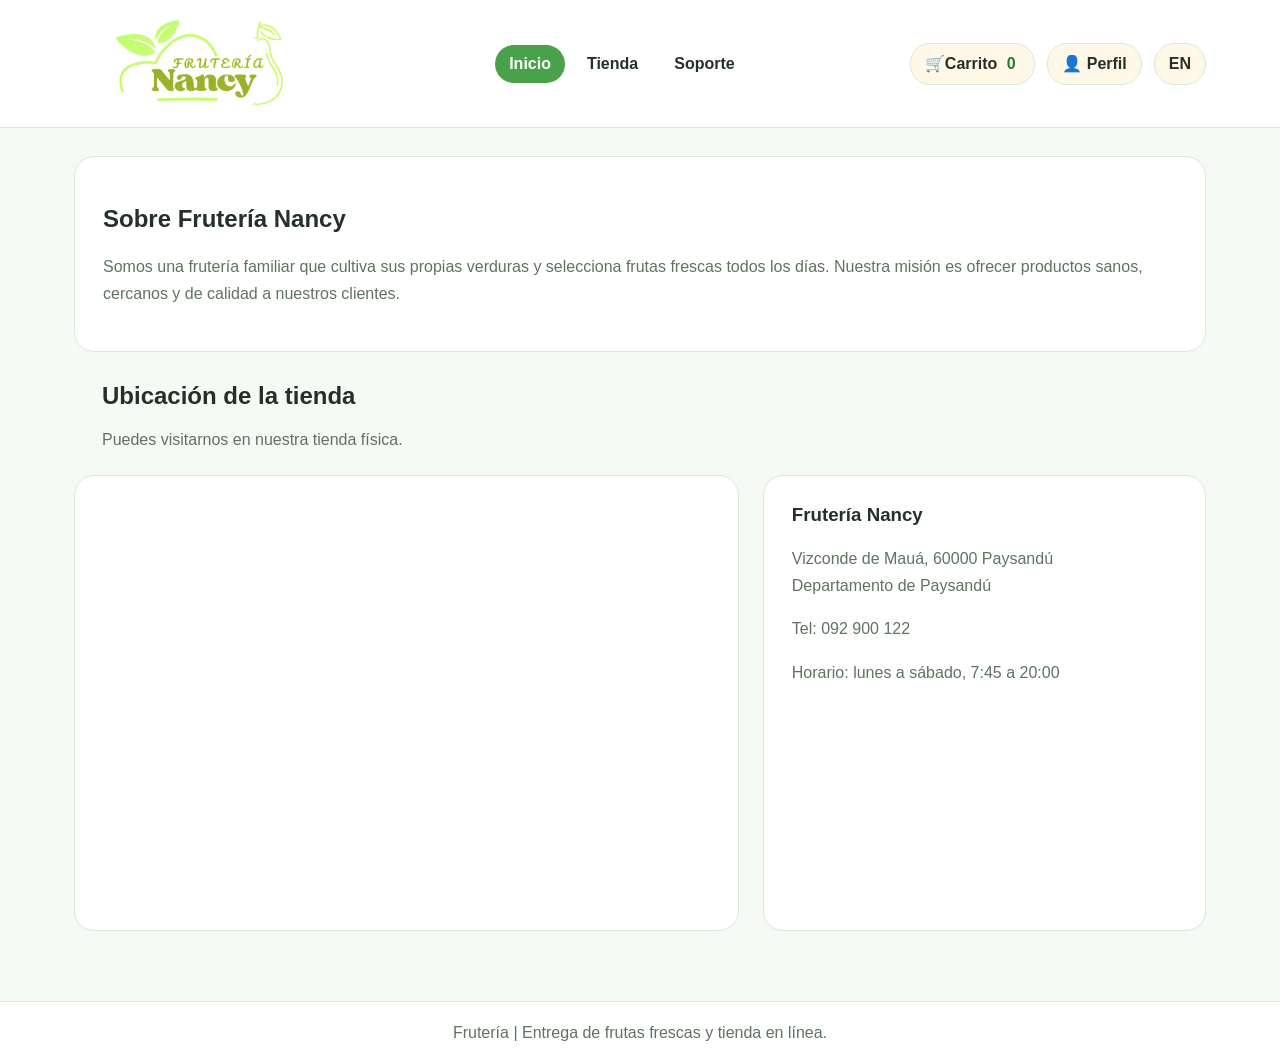
<file: html/index.html>
<!DOCTYPE html>
<html lang="es">
<head>
    <meta charset="UTF-8">
    <meta name="viewport" content="width=device-width, initial-scale=1.0">
    <title data-i18n-title="tituloInicio">Frutería Nancy | Inicio</title>
    <link rel="stylesheet" href="../css/main.css">
    <link rel="stylesheet" href="../css/media.css">
</head>
<body>
    <header class="encabezado-sitio">
        <div class="contenido-encabezado">
            <div class="logo-sitio">
                <img class="imagen-logo-sitio" src="../img/jpeg/logo.jpeg">
            </div>
            <nav class="navegacion-principal">
                <a class="enlace-navegacion enlace-navegacion-activo" href="index.html" data-i18n="navInicio">Inicio</a>
                <a class="enlace-navegacion" href="store.html" data-i18n="navTienda">Tienda</a>
                <a class="enlace-navegacion" href="support.html" data-i18n="navSoporte">Soporte</a>
            </nav>
            <div class="acciones-encabezado">
                <a class="boton-carrito" href="cart.html">🛒 <span data-i18n="etiquetaCarrito">Carrito</span><span id="contador-carrito" class="contador-carrito">0</span></a>
                <div class="menu-perfil">
                    <button id="boton-menu-perfil" class="boton-menu-perfil" type="button">👤 <span data-i18n="perfil">Perfil</span></button>
                    <div id="lista-menu-perfil" class="lista-menu-perfil"></div>
                </div>
                <button id="boton-idioma" class="boton-idioma" type="button" onclick="cambiarIdioma()">EN</button>
            </div>
        </div>
    </header>

    <main class="contenido-pagina">
        <section class="seccion-contenido">
            <div class="tarjeta-contenido">
                <h1 data-i18n="inicioAcercaTitulo">Sobre Frutería Nancy</h1>
                <p data-i18n="inicioAcercaTexto">Somos una frutería familiar que cultiva sus propias verduras y selecciona frutas frescas todos los días. Nuestra misión es ofrecer productos sanos, cercanos y de calidad a nuestros clientes.</p>
            </div>
        </section>

        <section class="seccion-contenido">
            <div class="encabezado-seccion">
                <h2 data-i18n="ubicacionTitulo">Ubicación de la tienda</h2>
                <p data-i18n="ubicacionIntro">Puedes visitarnos en nuestra tienda física.</p>
            </div>
            <div class="diseno-mapa">
                <div class="contenedor-mapa">
                    <iframe src="https://www.google.com/maps/embed?pb=!1m18!1m12!1m3!1d2841.111105370098!2d-58.078432124966206!3d-32.299837739513144!2m3!1f0!2f0!3f0!3m2!1i1024!2i768!4f13.1!3m3!1m2!1s0x95afcbe9f8f84dab%3A0x76d2877ee62e5147!2sFruteria%20Nancy.%20Verduras%20De%20Producci%C3%B3n%20Propia!5e1!3m2!1ses-419!2suy!4v1784809514677!5m2!1ses-419!2suy"></iframe>
                </div>
                <div class="tarjeta-contenido">
                    <h3 data-i18n="nombreFruteria">Frutería Nancy</h3>
                    <p>Vizconde de Mauá, 60000 Paysandú<br><span data-i18n="departamento">Departamento de Paysandú</span></p>
                    <p data-i18n="telefono">Tel: 092 900 122</p>
                    <p data-i18n="horario">Horario: lunes a sábado, 7:45 a 20:00</p>
                </div>
            </div>
        </section>
    </main>

    <footer class="pie-sitio">
        <p data-i18n="textoPie">Frutería | Entrega de frutas frescas y tienda en línea.</p>
    </footer>
    <script src="../js/translations.js"></script>
    <script src="../js/tienda.js"></script>
</body>
</html>
</file>
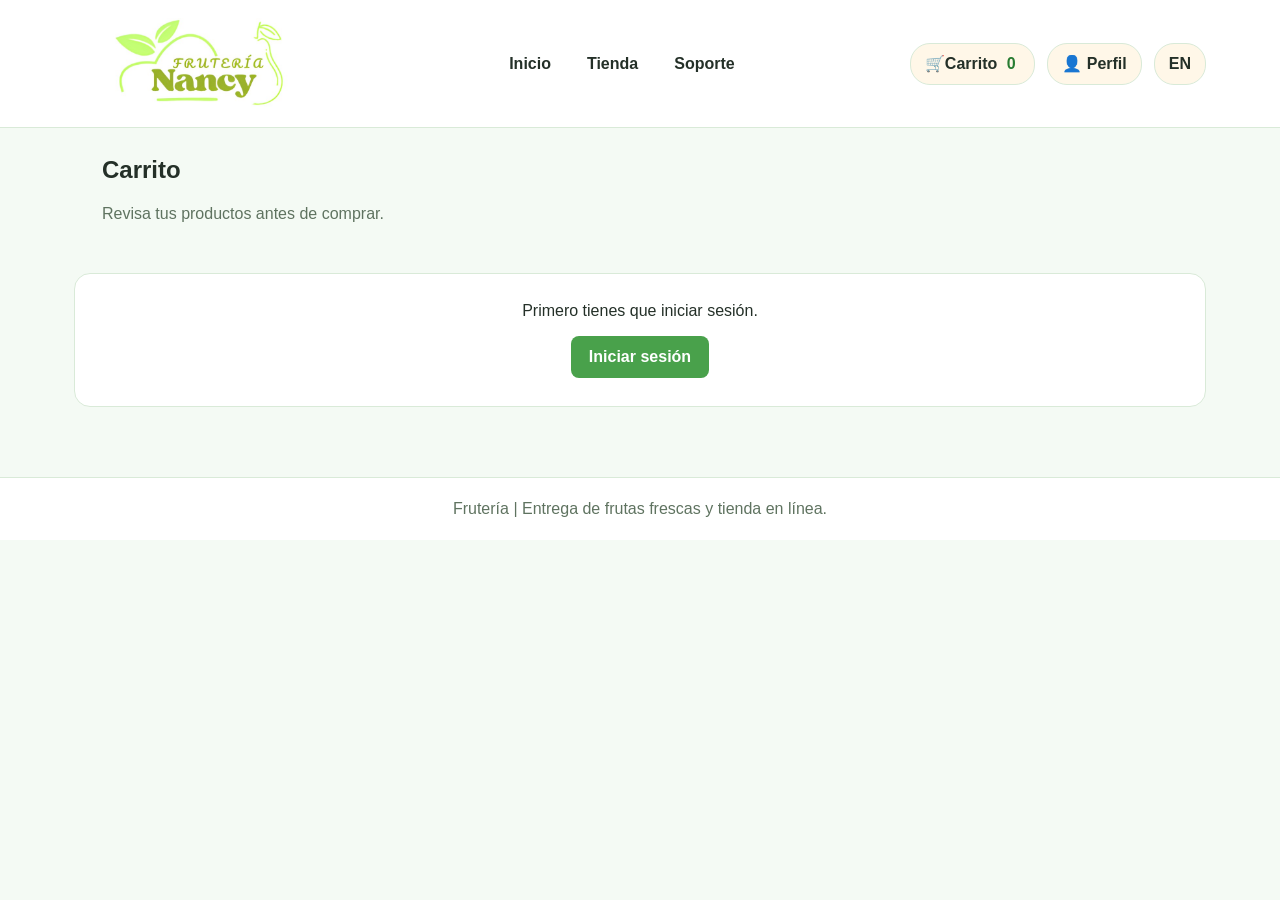
<file: html/cart.html>
<!DOCTYPE html>
<html lang="es">
<head>
    <meta charset="UTF-8">
    <meta name="viewport" content="width=device-width, initial-scale=1.0">
    <title data-i18n-title="tituloCarrito">Frutería Nancy | Carrito</title>
    <link rel="stylesheet" href="../css/main.css">
    <link rel="stylesheet" href="../css/cart.css">
    <link rel="stylesheet" href="../css/media.css">
</head>
<body>
    <header class="encabezado-sitio">
        <div class="contenido-encabezado">
            <div class="logo-sitio">
                <img class="imagen-logo-sitio" src="../img/jpeg/logo.jpeg">
            </div>
            <nav class="navegacion-principal">
                <a class="enlace-navegacion" href="index.html" data-i18n="navInicio">Inicio</a>
                <a class="enlace-navegacion" href="store.html" data-i18n="navTienda">Tienda</a>
                <a class="enlace-navegacion" href="support.html" data-i18n="navSoporte">Soporte</a>
            </nav>
            <div class="acciones-encabezado">
                <a class="boton-carrito" href="cart.html">🛒 <span data-i18n="etiquetaCarrito">Carrito</span><span id="contador-carrito" class="contador-carrito">0</span></a>
                <div class="menu-perfil">
                    <button id="boton-menu-perfil" class="boton-menu-perfil" type="button">👤 <span data-i18n="perfil">Perfil</span></button>
                    <div id="lista-menu-perfil" class="lista-menu-perfil"></div>
                </div>
                <button id="boton-idioma" class="boton-idioma" type="button" onclick="cambiarIdioma()">EN</button>
            </div>
        </div>
    </header>

    <main class="contenido-pagina">
        <section class="seccion-contenido">
            <div class="encabezado-seccion">
                <h1 data-i18n="carritoEncabezado">Carrito</h1>
                <p data-i18n="carritoIntro">Revisa tus productos antes de comprar.</p>
            </div>
            <p id="mensaje-carrito" class="aviso-carrito"></p>
            <div id="lista-carrito" class="lista-carrito"></div>
            <div id="resumen-carrito" class="resumen-carrito">
                <p><span data-i18n="total">Total:</span> $<span id="total-carrito">0</span></p>
                <button id="boton-comprar" class="boton-principal" type="button" data-i18n="comprarTodo">Comprar todo</button>
            </div>
        </section>
    </main>

    <footer class="pie-sitio">
        <p data-i18n="textoPie">Frutería | Entrega de frutas frescas y tienda en línea.</p>
    </footer>
    <script src="../js/translations.js"></script>
    <script src="../js/tienda.js"></script>
</body>
</html>
</file>
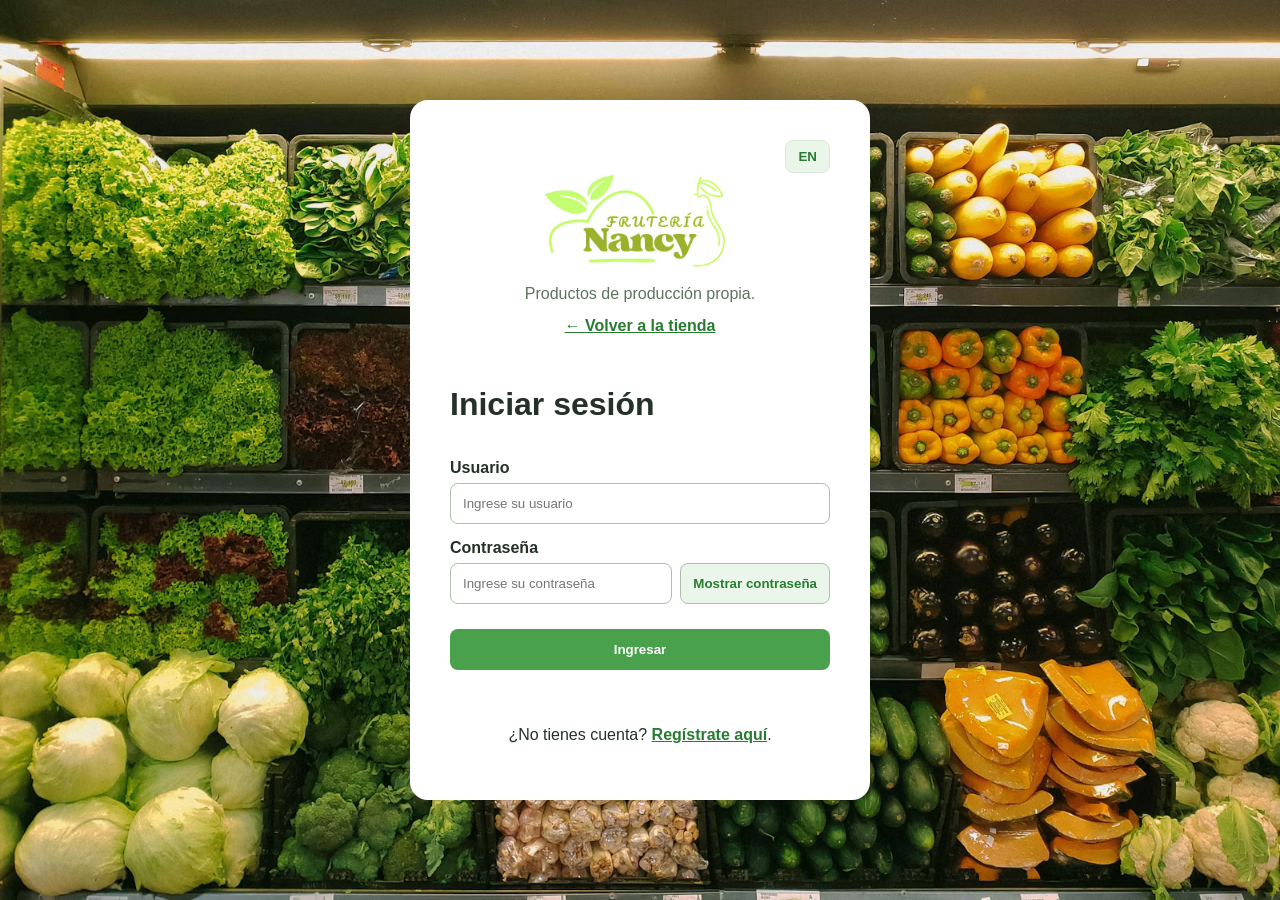
<file: html/login.html>
<!DOCTYPE html>
<html lang="es">
<head>
    <meta charset="UTF-8">
    <meta name="viewport" content="width=device-width, initial-scale=1.0">
    <title data-i18n-title="tituloInicioSesion">Frutería Nancy | Iniciar sesión</title>
    <link rel="stylesheet" href="../css/login.css">
    <link rel="stylesheet" href="../css/media.css">
</head>
<body>
    <main class="pagina-autenticacion">
        <form class="tarjeta-autenticacion formulario-autenticacion" action="../php/login.php" method="post">
            <div class="acciones-superiores"><button id="boton-idioma" class="boton-idioma" type="button" onclick="cambiarIdioma()">EN</button></div>
            <div class="marca-autenticacion"><img class="logo-autenticacion" src="../img/jpeg/logo.jpeg"><p data-i18n="textoMarca">Productos de producción propia.</p><a class="enlace-regreso" href="index.html" data-i18n="volverInicio">← Volver a la tienda</a></div>
            <h1 data-i18n="encabezadoInicioSesion">Iniciar sesión</h1>
            <label for="usuario" data-i18n="etiquetaUsuario">Usuario</label>
            <input id="usuario" type="text" name="usuario" placeholder="Ingrese su usuario" data-i18n-placeholder="ayudaUsuarioInicioSesion">
            <label for="contrasena" data-i18n="etiquetaContrasena">Contraseña</label>
            <div class="campo-contrasena">
                <input id="contrasena" type="password" name="contrasena" placeholder="Ingrese su contraseña" data-i18n-placeholder="ayudaContrasenaInicioSesion">
                <button id="boton-mostrar-contrasena" class="boton-mostrar-contrasena" type="button" data-i18n="mostrarContrasena">Mostrar contraseña</button>
            </div>
            <button type="submit" class="boton-principal" data-i18n="botonIngresar">Ingresar</button>
            <div id="mensaje-formulario" class="mensaje-formulario"></div>
            <p class="cambio-cuenta"><span data-i18n="sinCuenta">¿No tienes cuenta?</span> <a href="register.html" data-i18n="enlaceRegistro">Regístrate aquí</a>.</p>
        </form>
    </main>
    <script src="../js/translations.js"></script>
    <script src="../js/auth.js"></script>
</body>
</html>
</file>
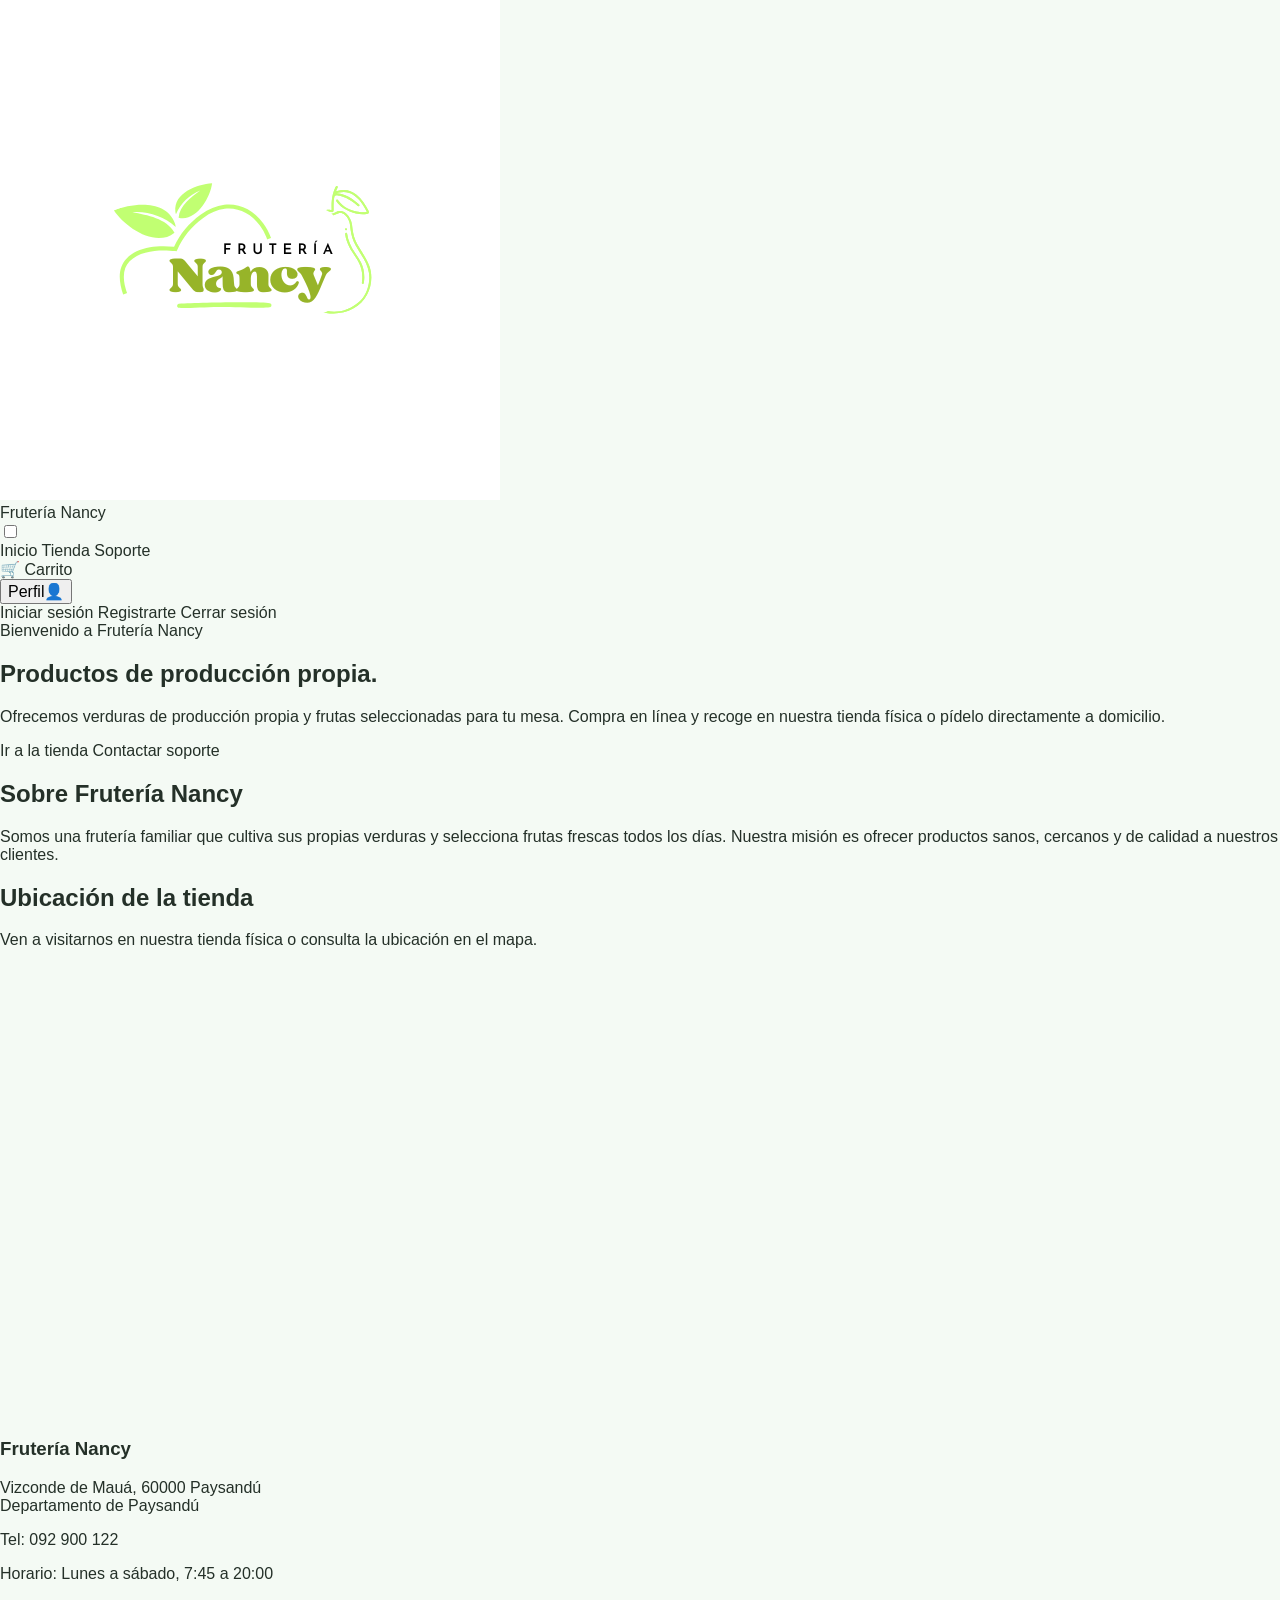
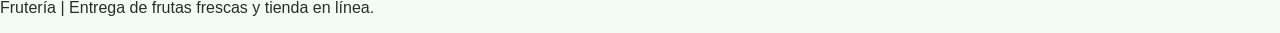
<file: html/main.html>
<!DOCTYPE html>
<html lang="es">
<head>
    <meta charset="UTF-8" />
    <meta name="viewport" content="width=device-width, initial-scale=1.0" />
    <title>Frutería | Inicio</title>
    <link rel="stylesheet" href="../css/main.css" />
    <link rel="stylesheet" href="../css/media.css" />
</head>
<body>
    <header class="site-header">
        <div class="header-inner">
            <div class="logo">
                <div class="logo-mark" aria-label="Espacio para el logo">
                    <a href="main.html" class="logo-link">
                        <img src="../img/png/logo.png" alt="Logo Frutería Nancy" />
                    </a>
                </div>
                <div>
                    <span class="logo-name">Frutería Nancy</span>
                </div>
            </div>
            <!-- En celular, este checkbox muestra u oculta el menú con CSS. -->
            <input type="checkbox" id="nav-toggle" class="nav-toggle">
            <label for="nav-toggle" class="menu-toggle" aria-label="Abrir menú">
                <span></span>
                <span></span>
                <span></span>
            </label>

            <nav class="main-nav">
                <a class="nav-link active" href="main.html">Inicio</a>
                <a class="nav-link" href="store.html">Tienda</a>
                <a class="nav-link" href="support.html">Soporte</a>
            </nav>

            <div class="header-actions">
                <a class="cart-button" href="cart.html" aria-label="Ir al carrito">
                    <span class="cart-icon">🛒</span>
                    <span class="cart-label">Carrito</span>
                </a>

                <div class="profile-menu">
                    <button class="profile-button" type="button"><span class="profile-label">Perfil</span><span class="profile-icon">👤</span></button>
                    <div class="profile-dropdown">
                        <a href="login.html">Iniciar sesión</a>
                        <a href="register.html">Registrarte</a>
                        <a href="../php/logout.php">Cerrar sesión</a>
                    </div>
                </div>
            </div>
        </div>
    </header>

    <main class="page-content">
        <section class="hero-section home-hero">
            <div class="hero-copy">
                <span class="eyebrow">Bienvenido a Frutería Nancy</span>
                <h1>Productos de producción propia.</h1>
                <p>Ofrecemos verduras de producción propia y frutas seleccionadas para tu mesa. Compra en línea y recoge en nuestra tienda física o pídelo directamente a domicilio.</p>
                <div class="hero-actions">
                    <a href="store.html" class="btn btn-primary">Ir a la tienda</a>
                    <a href="support.html" class="btn btn-secondary">Contactar soporte</a>
                </div>
            </div>
        </section>

        <section class="about-section">
            <div class="about-card">
                <h2>Sobre Frutería Nancy</h2>
                <p>Somos una frutería familiar que cultiva sus propias verduras y selecciona frutas frescas todos los días. Nuestra misión es ofrecer productos sanos, cercanos y de calidad a nuestros clientes.</p>
            </div>
        </section>

        <section class="map-section">
            <div class="section-header">
                <h2>Ubicación de la tienda</h2>
                <p>Ven a visitarnos en nuestra tienda física o consulta la ubicación en el mapa.</p>
            </div>

            <div class="map-layout">
                <div class="map-frame">
                    <iframe src="https://www.google.com/maps/embed?pb=!1m18!1m12!1m3!1d2841.111105370098!2d-58.078432124966206!3d-32.299837739513144!2m3!1f0!2f0!3f0!3m2!1i1024!2i768!4f13.1!3m3!1m2!1s0x95afcbe9f8f84dab%3A0x76d2877ee62e5147!2sFruteria%20Nancy.%20Verduras%20De%20Producci%C3%B3n%20Propia!5e1!3m2!1ses-419!2suy!4v1784809514677!5m2!1ses-419!2suy" width="600" height="450" style="border:0;" allowfullscreen="" loading="lazy" referrerpolicy="strict-origin-when-cross-origin"></iframe>
                </div>
                <div class="location-card">
                    <h3>Frutería Nancy</h3>
                    <p>Vizconde de Mauá, 60000 Paysandú<br />Departamento de Paysandú</p>
                    <p>Tel: 092 900 122</p>
                    <p>Horario: Lunes a sábado, 7:45 a 20:00</p>
                </div>
            </div>
        </section>
    </main>

    <footer class="site-footer">
        <p>Frutería | Entrega de frutas frescas y tienda en línea.</p>
    </footer>

</body>
</html>
</file>
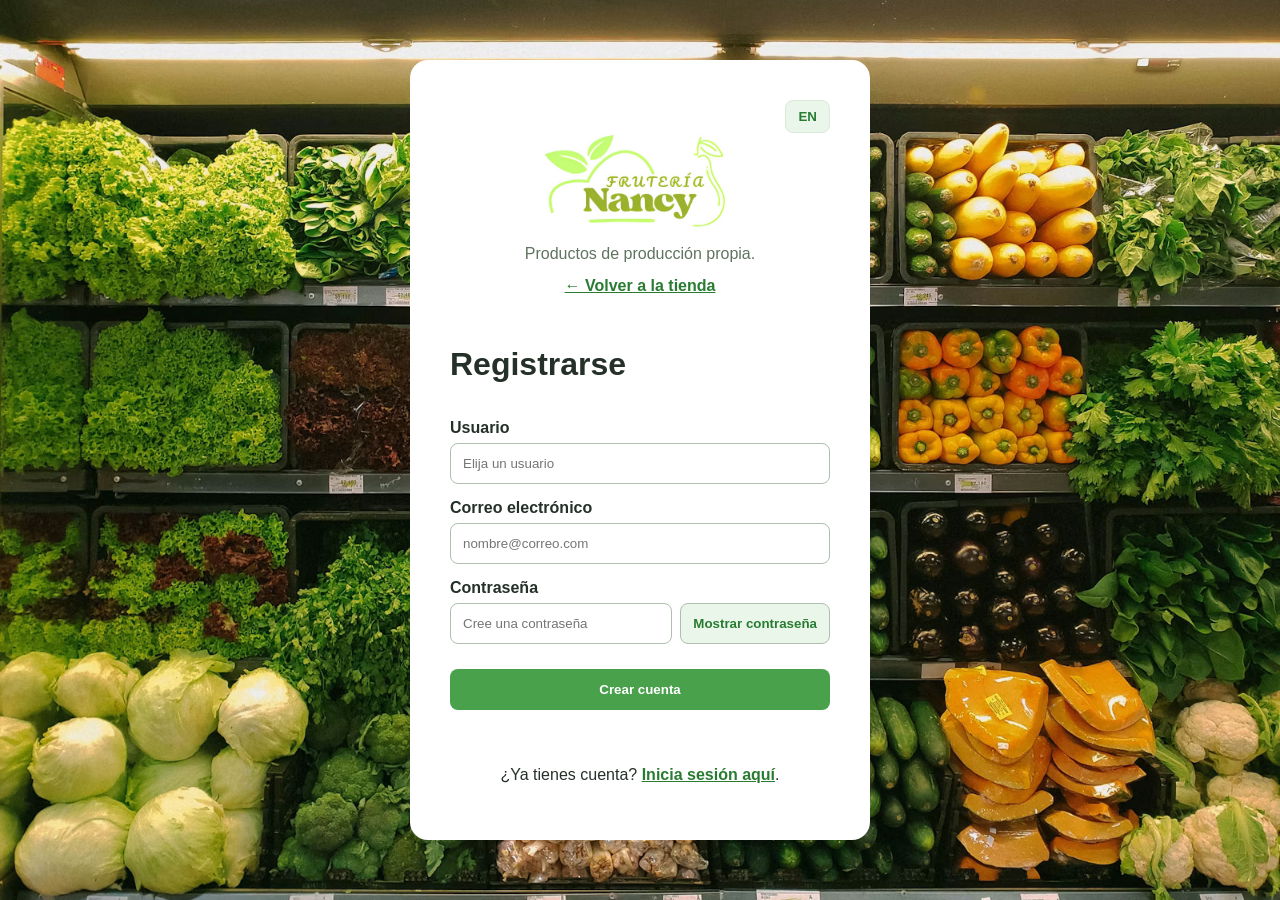
<file: html/register.html>
<!DOCTYPE html>
<html lang="es">
<head>
    <meta charset="UTF-8">
    <meta name="viewport" content="width=device-width, initial-scale=1.0">
    <title data-i18n-title="tituloRegistro">Frutería Nancy | Registrarse</title>
    <link rel="stylesheet" href="../css/login.css">
    <link rel="stylesheet" href="../css/media.css">
</head>
<body>
    <main class="pagina-autenticacion">
        <form class="tarjeta-autenticacion formulario-autenticacion" action="../php/register.php" method="post">
            <div class="acciones-superiores"><button id="boton-idioma" class="boton-idioma" type="button" onclick="cambiarIdioma()">EN</button></div>
            <div class="marca-autenticacion"><img class="logo-autenticacion" src="../img/jpeg/logo.jpeg"><p data-i18n="textoMarca">Productos de producción propia.</p><a class="enlace-regreso" href="index.html" data-i18n="volverInicio">← Volver a la tienda</a></div>
            <h1 data-i18n="encabezadoRegistro">Registrarse</h1>
            <label for="usuario" data-i18n="etiquetaUsuario">Usuario</label>
            <input id="usuario" type="text" name="usuario" placeholder="Elija un usuario" data-i18n-placeholder="ayudaUsuarioRegistro">
            <label for="correo" data-i18n="etiquetaCorreo">Correo electrónico</label>
            <input id="correo" type="text" name="correo" placeholder="nombre@correo.com" data-i18n-placeholder="ayudaCorreo">
            <label for="contrasena" data-i18n="etiquetaContrasena">Contraseña</label>
            <div class="campo-contrasena">
                <input id="contrasena" type="password" name="contrasena" placeholder="Cree una contraseña" data-i18n-placeholder="ayudaContrasenaRegistro">
                <button id="boton-mostrar-contrasena" class="boton-mostrar-contrasena" type="button" data-i18n="mostrarContrasena">Mostrar contraseña</button>
            </div>
            <button type="submit" class="boton-principal" data-i18n="botonCrearCuenta">Crear cuenta</button>
            <div id="mensaje-formulario" class="mensaje-formulario"></div>
            <p class="cambio-cuenta"><span data-i18n="yaTieneCuenta">¿Ya tienes cuenta?</span> <a href="login.html" data-i18n="enlaceInicioSesion">Inicia sesión aquí</a>.</p>
        </form>
    </main>
    <script src="../js/translations.js"></script>
    <script src="../js/auth.js"></script>
</body>
</html>
</file>
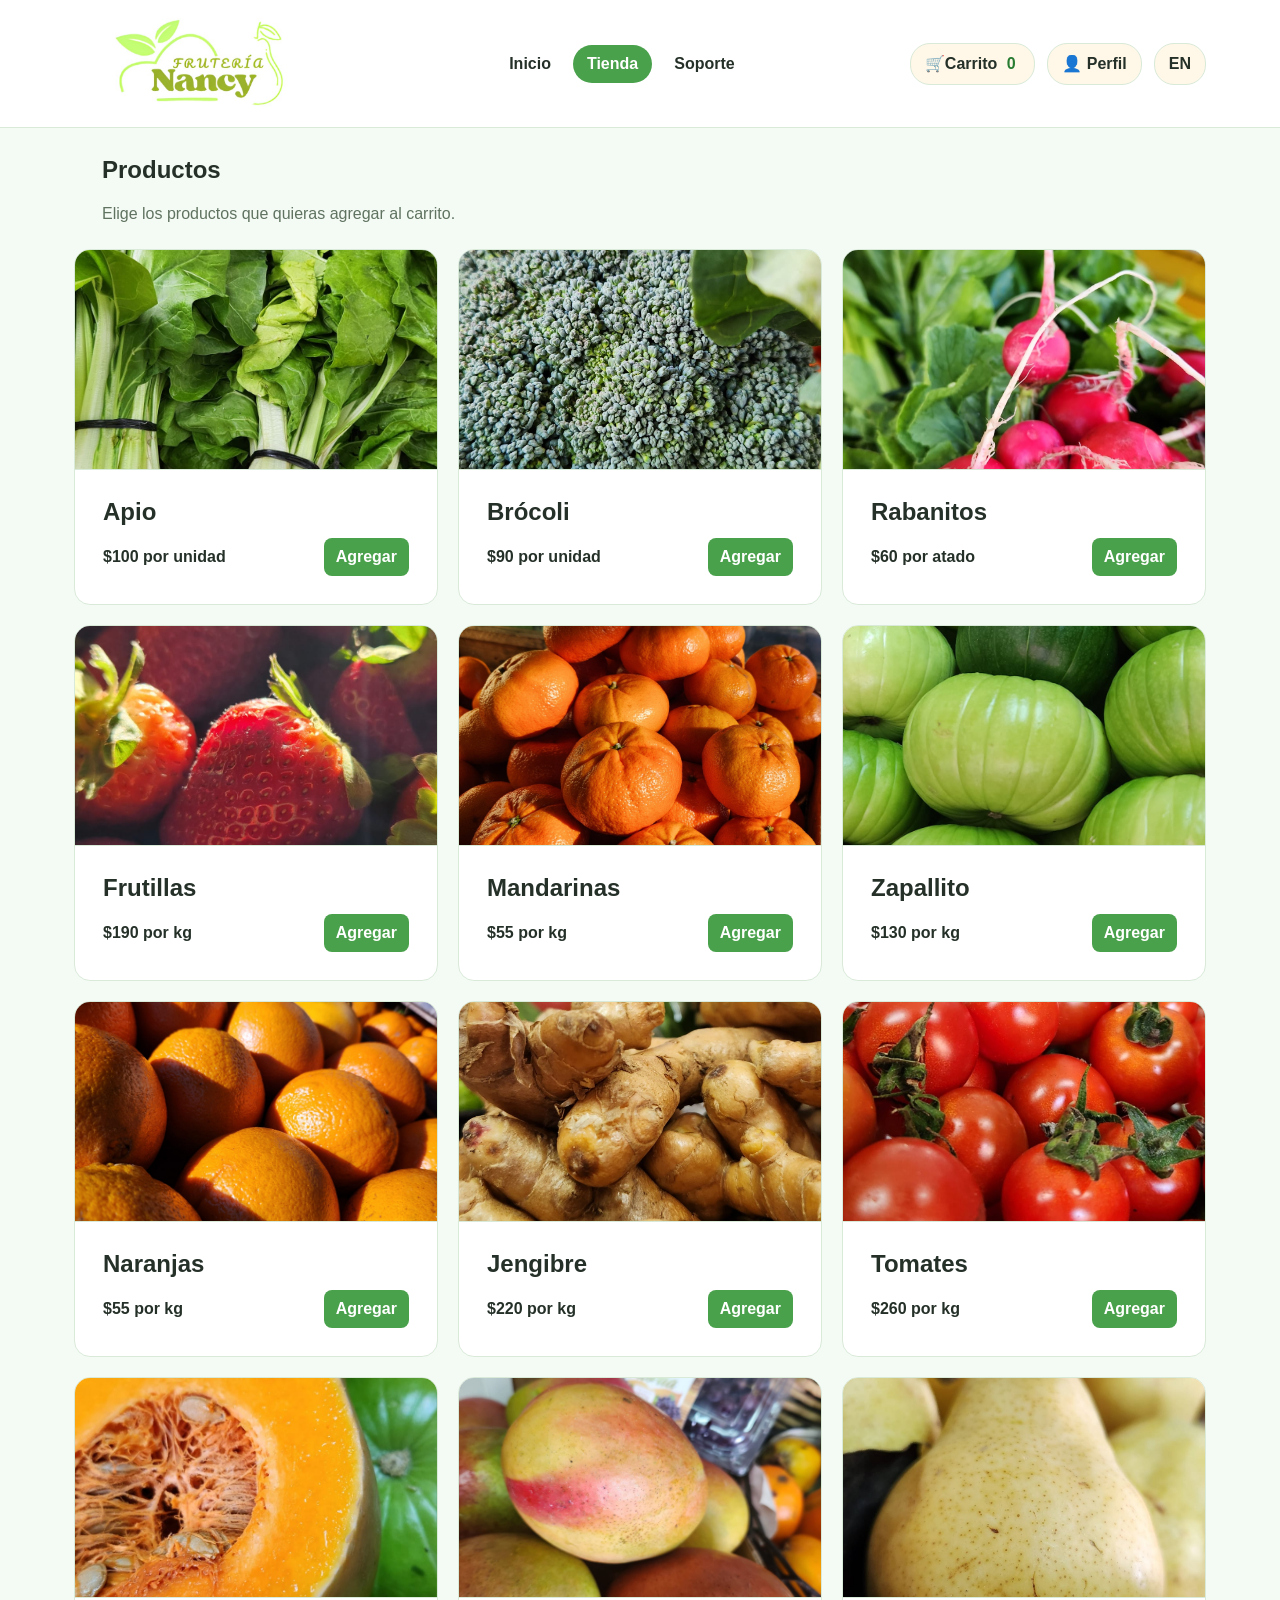
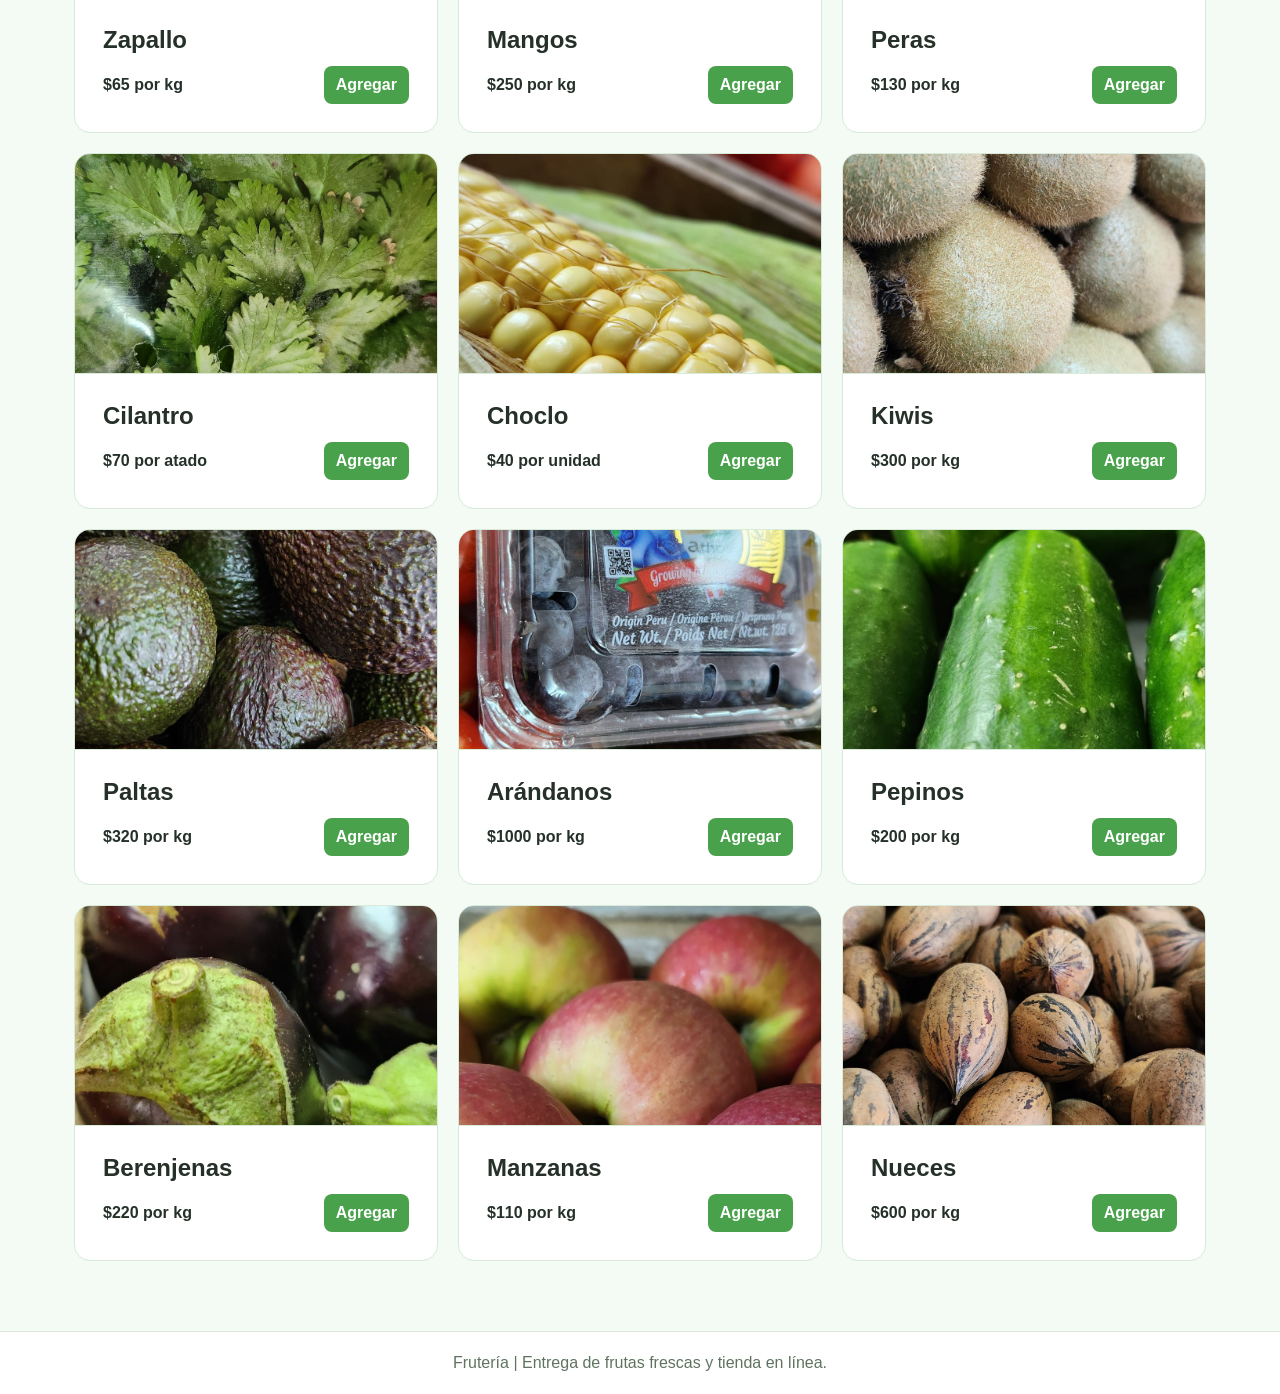
<file: html/store.html>
<!DOCTYPE html>
<html lang="es">
<head>
    <meta charset="UTF-8">
    <meta name="viewport" content="width=device-width, initial-scale=1.0">
    <title data-i18n-title="tituloTienda">Frutería Nancy | Tienda</title>
    <link rel="stylesheet" href="../css/main.css">
    <link rel="stylesheet" href="../css/store.css">
    <link rel="stylesheet" href="../css/media.css">
</head>
<body>
    <header class="encabezado-sitio">
        <div class="contenido-encabezado">
            <div class="logo-sitio">
                <img class="imagen-logo-sitio" src="../img/jpeg/logo.jpeg">
            </div>
            <nav class="navegacion-principal">
                <a class="enlace-navegacion" href="index.html" data-i18n="navInicio">Inicio</a>
                <a class="enlace-navegacion enlace-navegacion-activo" href="store.html" data-i18n="navTienda">Tienda</a>
                <a class="enlace-navegacion" href="support.html" data-i18n="navSoporte">Soporte</a>
            </nav>
            <div class="acciones-encabezado">
                <a class="boton-carrito" href="cart.html">🛒 <span data-i18n="etiquetaCarrito">Carrito</span><span id="contador-carrito" class="contador-carrito">0</span></a>
                <div class="menu-perfil">
                    <button id="boton-menu-perfil" class="boton-menu-perfil" type="button">👤 <span data-i18n="perfil">Perfil</span></button>
                    <div id="lista-menu-perfil" class="lista-menu-perfil"></div>
                </div>
                <button id="boton-idioma" class="boton-idioma" type="button" onclick="cambiarIdioma()">EN</button>
            </div>
        </div>
    </header>

    <main class="contenido-pagina">
        <section class="seccion-contenido">
            <div class="encabezado-seccion">
                <h1 data-i18n="productosTitulo">Productos</h1>
                <p data-i18n="productosIntro">Elige los productos que quieras agregar al carrito.</p>
            </div>
            <p id="mensaje-carrito" class="aviso-carrito"></p>
            <div id="cuadricula-productos" class="cuadricula-productos"></div>
        </section>
    </main>

    <footer class="pie-sitio">
        <p data-i18n="textoPie">Frutería | Entrega de frutas frescas y tienda en línea.</p>
    </footer>
    <script src="../js/translations.js"></script>
    <script src="../js/tienda.js"></script>
</body>
</html>
</file>
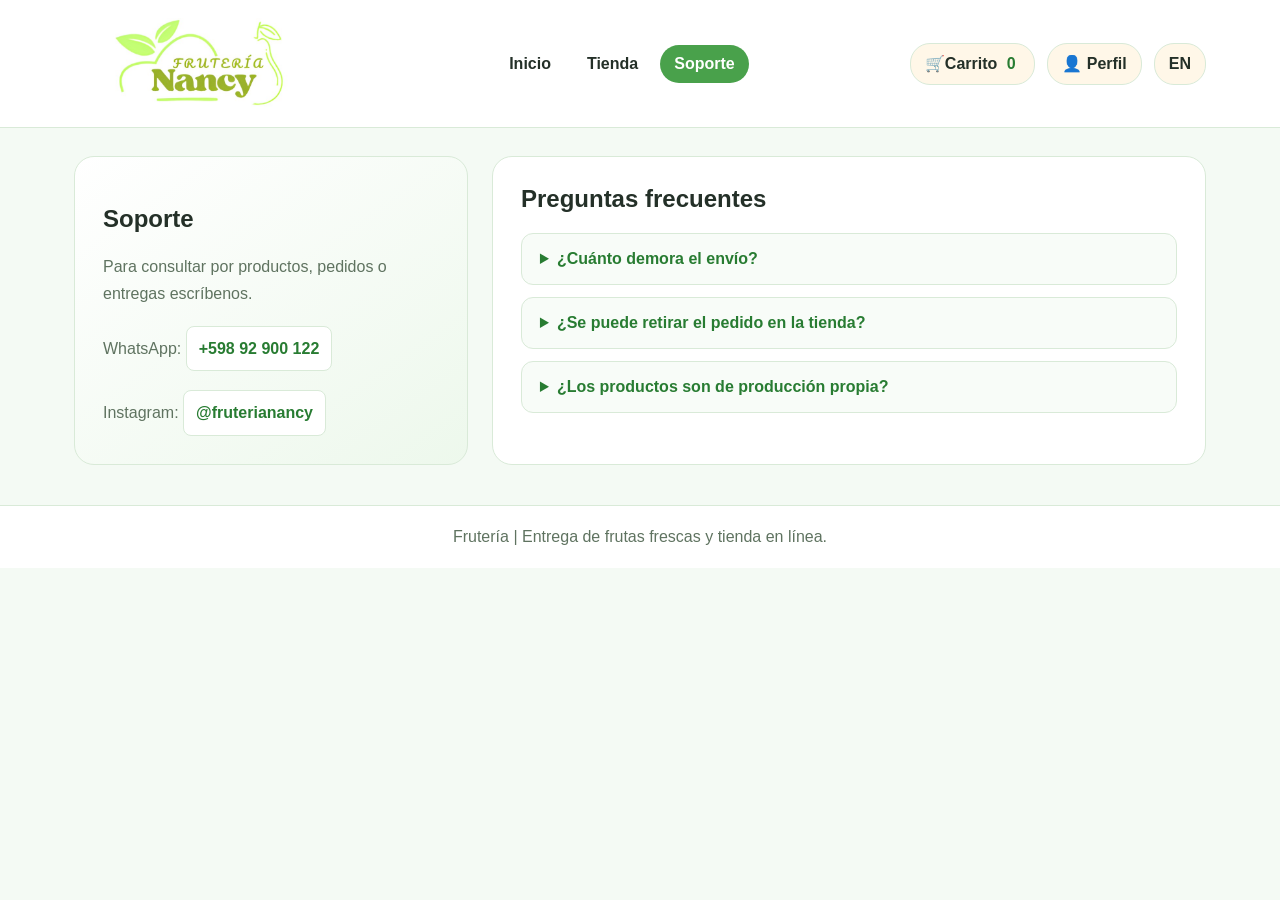
<file: html/support.html>
<!DOCTYPE html>
<html lang="es">
<head>
    <meta charset="UTF-8">
    <meta name="viewport" content="width=device-width, initial-scale=1.0">
    <title data-i18n-title="tituloSoporte">Frutería Nancy | Soporte</title>
    <link rel="stylesheet" href="../css/main.css">
    <link rel="stylesheet" href="../css/support.css">
    <link rel="stylesheet" href="../css/media.css">
</head>
<body>
    <header class="encabezado-sitio">
        <div class="contenido-encabezado">
            <div class="logo-sitio">
                <img class="imagen-logo-sitio" src="../img/jpeg/logo.jpeg">
            </div>
            <nav class="navegacion-principal">
                <a class="enlace-navegacion" href="index.html" data-i18n="navInicio">Inicio</a>
                <a class="enlace-navegacion" href="store.html" data-i18n="navTienda">Tienda</a>
                <a class="enlace-navegacion enlace-navegacion-activo" href="support.html" data-i18n="navSoporte">Soporte</a>
            </nav>
            <div class="acciones-encabezado">
                <a class="boton-carrito" href="cart.html">🛒 <span data-i18n="etiquetaCarrito">Carrito</span><span id="contador-carrito" class="contador-carrito">0</span></a>
                <div class="menu-perfil">
                    <button id="boton-menu-perfil" class="boton-menu-perfil" type="button">👤 <span data-i18n="perfil">Perfil</span></button>
                    <div id="lista-menu-perfil" class="lista-menu-perfil"></div>
                </div>
                <button id="boton-idioma" class="boton-idioma" type="button" onclick="cambiarIdioma()">EN</button>
            </div>
        </div>
    </header>

    <main class="contenido-pagina">
        <section class="seccion-soporte">
            <div class="tarjeta-contenido">
                <h1 data-i18n="soporteEncabezado">Soporte</h1>
                <p data-i18n="soporteIntro">Para consultar por productos, pedidos o entregas escríbenos.</p>
                <p><span data-i18n="whatsapp">WhatsApp:</span> <a href="https://wa.me/59892900122">+598 92 900 122</a></p>
                <p><span data-i18n="instagram">Instagram:</span> <a href="https://www.instagram.com/">@fruterianancy</a></p>
            </div>
            <div class="tarjeta-contenido preguntas-frecuentes">
                <h2 data-i18n="preguntasFrecuentes">Preguntas frecuentes</h2>
                <details>
                    <summary data-i18n="preguntaEntrega">¿Cuánto demora el envío?</summary>
                    <p data-i18n="respuestaEntrega">Las entregas se realizan en el día o en el horario coordinado al confirmar el pedido.</p>
                </details>
                <details>
                    <summary data-i18n="preguntaRetiro">¿Se puede retirar el pedido en la tienda?</summary>
                    <p data-i18n="respuestaRetiro">Sí. Puedes retirar tus productos directamente en nuestra tienda de Paysandú.</p>
                </details>
                <details>
                    <summary data-i18n="preguntaProduccion">¿Los productos son de producción propia?</summary>
                    <p data-i18n="respuestaProduccion">Sí. Cultivamos productos propios y seleccionamos frutas frescas todos los días.</p>
                </details>
            </div>
        </section>
    </main>

    <footer class="pie-sitio">
        <p data-i18n="textoPie">Frutería | Entrega de frutas frescas y tienda en línea.</p>
    </footer>
    <script src="../js/translations.js"></script>
    <script src="../js/tienda.js"></script>
</body>
</html>
</file>
<file: css/main.css>
* {
    box-sizing: border-box;
}

:root {
    --page-spacing: 24px;
    --content-spacing: 28px;
}

body {
    margin: 0;
    color: #243028;
    font-family: Arial, Helvetica, sans-serif;
    cursor: default;
    background-color: #f4faf4;
}

img {
    max-width: 100%;
}

a {
    color: inherit;
    text-decoration: none;
}

button,
input {
    font: inherit;
}

a,
button,
summary {
    cursor: pointer;
}

input {
    cursor: text;
}

.encabezado-sitio {
    background-color: #ffffff;
    border-bottom: 1px solid #d9ead8;
}

.contenido-encabezado {
    display: flex;
    align-items: center;
    justify-content: space-between;
    gap: 20px;
    max-width: 1180px;
    padding: 18px var(--page-spacing);
    margin: 0 auto;
}

.logo-sitio {
    flex-shrink: 0;
}

.imagen-logo-sitio {
    display: block;
    width: 260px;
    height: auto;
}

.navegacion-principal,
.acciones-encabezado,
.boton-carrito,
.boton-menu-perfil,
.boton-idioma {
    display: flex;
    align-items: center;
}

.navegacion-principal {
    justify-content: center;
    gap: 8px;
}

.enlace-navegacion {
    padding: 10px 14px;
    font-weight: bold;
    border-radius: 20px;
}

.enlace-navegacion:hover {
    color: #287c32;
    background-color: #eaf6e9;
}

.enlace-navegacion-activo {
    color: #ffffff;
    background-color: #49a14b;
}

.acciones-encabezado {
    gap: 12px;
}

.boton-carrito,
.boton-menu-perfil,
.boton-idioma {
    min-height: 42px;
    padding: 10px 14px;
    color: #243028;
    font-weight: bold;
    background-color: #fff7e8;
    border: 1px solid #d9ead8;
    border-radius: 20px;
}

.boton-carrito:hover,
.boton-menu-perfil:hover,
.boton-idioma:hover {
    background-color: #eaf6e9;
}

.menu-perfil {
    position: relative;
}

.lista-menu-perfil {
    position: absolute;
    top: 46px;
    right: 0;
    z-index: 2;
    display: none;
    width: 180px;
    overflow: hidden;
    background-color: #ffffff;
    border: 1px solid #d9ead8;
    border-radius: 12px;
}

.lista-menu-perfil.menu-perfil-visible {
    display: block;
}

.lista-menu-perfil a {
    display: block;
    padding: 12px;
    font-weight: bold;
}

.lista-menu-perfil a:hover {
    background-color: #eaf6e9;
}

.contador-carrito {
    min-width: 18px;
    margin-left: 5px;
    color: #287c32;
    text-align: center;
}

.contenido-pagina {
    max-width: 1180px;
    padding: 28px var(--page-spacing) 40px;
    margin: 0 auto;
}

.seccion-contenido {
    margin-bottom: 30px;
}

.tarjeta-contenido,
.contenedor-mapa {
    background-color: #ffffff;
    border: 1px solid #d9ead8;
    border-radius: 20px;
}

.tarjeta-contenido {
    padding: var(--content-spacing);
}

.tarjeta-contenido h2,
.tarjeta-contenido h3,
.encabezado-seccion h1,
.encabezado-seccion h2 {
    margin-top: 0;
}

.tarjeta-contenido p,
.encabezado-seccion p {
    color: #5f7360;
    line-height: 1.7;
}

.encabezado-seccion {
    padding: 0 var(--content-spacing);
    margin-bottom: 22px;
}

.encabezado-seccion h1,
.encabezado-seccion h2,
.encabezado-seccion p {
    margin-bottom: 10px;
}

.diseno-mapa {
    display: grid;
    grid-template-columns: 3fr 2fr;
    gap: 24px;
}

.contenedor-mapa {
    min-height: 320px;
    overflow: hidden;
}

.contenedor-mapa iframe {
    width: 100%;
    min-height: 450px;
    border: 0;
}

.boton-principal {
    display: inline-block;
    padding: 12px 18px;
    color: #ffffff;
    font-weight: bold;
    text-align: center;
    background-color: #49a14b;
    border: 0;
    border-radius: 8px;
}

.boton-principal:hover {
    background-color: #61b464;
}

.boton-principal:active {
    background-color: #287c32;
}

.aviso-carrito {
    display: none;
    padding: 12px 18px;
    margin: 0 0 20px;
    color: #287c32;
    font-weight: bold;
    background-color: #eaf6e9;
    border: 1px solid #49a14b;
    border-radius: 8px;
}

.aviso-carrito.aviso-visible {
    display: block;
}

.aviso-carrito.aviso-error {
    color: #8f4035;
    background-color: #fff0ed;
    border-color: #cf7566;
}

.pie-sitio {
    padding: 22px var(--page-spacing);
    color: #5f7360;
    text-align: center;
    background-color: #ffffff;
    border-top: 1px solid #d9ead8;
}

.pie-sitio p {
    margin: 0;
}
</file>
<file: css/media.css>
@media (max-width: 900px) {
    .contenido-encabezado {
        flex-wrap: wrap;
    }

    .navegacion-principal {
        order: 3;
        width: 100%;
    }

    .diseno-mapa {
        grid-template-columns: 1fr;
    }

    .cuadricula-productos {
        grid-template-columns: repeat(2, 1fr);
    }
}

@media (max-width: 620px) {
    :root {
        --page-spacing: 20px;
    }

    .contenido-encabezado,
    .acciones-encabezado,
    .navegacion-principal,
    .pie-producto {
        gap: 8px;
    }

    .imagen-logo-sitio {
        width: 210px;
    }

    .enlace-navegacion,
    .boton-carrito,
    .boton-menu-perfil,
    .boton-idioma {
        padding: 8px 10px;
        font-size: 14px;
    }

    .cuadricula-productos {
        grid-template-columns: 1fr;
    }

    .pie-producto {
        flex-direction: column;
        align-items: stretch;
    }

    .pagina-autenticacion {
        padding: 18px;
    }

    .tarjeta-autenticacion {
        padding: 28px 22px;
    }

    .campo-contrasena {
        flex-direction: column;
        align-items: stretch;
    }
}
</file>
<file: css/cart.css>
.lista-carrito {
    display: grid;
    gap: 14px;
}

.producto-carrito {
    display: grid;
    grid-template-columns: 1fr auto;
    align-items: center;
    gap: 16px;
    padding: 14px;
    background-color: #ffffff;
    border: 1px solid #d9ead8;
    border-radius: 12px;
}

.producto-carrito h2,
.producto-carrito p {
    margin: 0;
}

.producto-carrito p {
    margin-top: 6px;
    color: #5f7360;
}

.resumen-carrito,
.carrito-vacio {
    padding: var(--content-spacing);
    margin-top: 24px;
    text-align: center;
    background-color: #ffffff;
    border: 1px solid #d9ead8;
    border-radius: 16px;
}

.resumen-carrito p,
.carrito-vacio p {
    margin-top: 0;
}

.boton-quitar-producto {
    padding: 9px 12px;
    background-color: #b85a4c;
}

.boton-quitar-producto:hover {
    background-color: #cf7566;
}

.boton-quitar-producto:active {
    background-color: #8f4035;
}
</file>
<file: css/login.css>
* {
    box-sizing: border-box;
}

body {
    margin: 0;
    color: #243028;
    font-family: Arial, Helvetica, sans-serif;
    cursor: default;
}

a,
button {
    cursor: pointer;
}

input {
    cursor: text;
}

.pagina-autenticacion {
    display: flex;
    align-items: center;
    justify-content: center;
    min-height: 100vh;
    padding: 30px;
    background-image: url("../img/jpg/fruits_background.jpg");
    background-position: center;
    background-size: cover;
}

.tarjeta-autenticacion {
    width: 460px;
    max-width: 100%;
    padding: 40px;
    background-color: #ffffff;
    border-radius: 18px;
}

.formulario-autenticacion {
    display: flex;
    flex-direction: column;
}

.acciones-superiores {
    text-align: right;
}

.boton-idioma {
    width: auto;
    padding: 8px 12px;
    color: #287c32;
    font-weight: bold;
    background-color: #eaf6e9;
    border: 1px solid #d9ead8;
    border-radius: 8px;
}

.boton-idioma:hover {
    background-color: #d9ead8;
}

.marca-autenticacion {
    margin-bottom: 30px;
    text-align: center;
}

.logo-autenticacion {
    display: block;
    width: 280px;
    max-width: 100%;
    height: auto;
    margin: 0 auto 14px;
}

.marca-autenticacion p {
    margin: 0;
    color: #5f7360;
}

.enlace-regreso {
    display: inline-block;
    margin-top: 14px;
    color: #287c32;
    font-weight: bold;
}

.enlace-regreso:hover {
    text-decoration: underline;
}

.formulario-autenticacion label {
    margin: 15px 0 6px;
    font-weight: bold;
}

.formulario-autenticacion input {
    width: 100%;
    padding: 12px;
    border: 1px solid #aebfae;
    border-radius: 8px;
}

.campo-contrasena {
    display: flex;
    gap: 8px;
    align-items: center;
}

.formulario-autenticacion .campo-contrasena input {
    min-width: 0;
    flex: 1;
}

.boton-mostrar-contrasena {
    padding: 12px;
    color: #287c32;
    font-weight: bold;
    white-space: nowrap;
    background-color: #eaf6e9;
    border: 1px solid #aebfae;
    border-radius: 8px;
}

.boton-mostrar-contrasena:hover {
    background-color: #d9ead8;
}

.boton-principal {
    padding: 13px;
    margin-top: 25px;
    color: #ffffff;
    font-weight: bold;
    background-color: #49a14b;
    border: 0;
    border-radius: 8px;
}

.boton-principal:hover {
    background-color: #61b464;
}

.boton-principal:active {
    background-color: #287c32;
}

.mensaje-formulario {
    min-height: 20px;
    margin: 20px 0 0;
    font-weight: bold;
    text-align: center;
}

.mensaje-exito {
    color: #287c32;
}

.mensaje-error {
    color: #b63838;
}

.cambio-cuenta {
    text-align: center;
}

.cambio-cuenta a {
    color: #287c32;
    font-weight: bold;
}
</file>
<file: css/store.css>
.cuadricula-productos {
    display: grid;
    grid-template-columns: repeat(3, 1fr);
    gap: 20px;
}

.tarjeta-producto {
    display: flex;
    flex-direction: column;
    overflow: hidden;
    background-color: #ffffff;
    border: 1px solid #d9ead8;
    border-radius: 16px;
}

.imagen-producto {
    width: 100%;
    height: 220px;
    object-fit: cover;
    border-bottom: 1px solid #d9ead8;
}

.contenido-producto {
    display: flex;
    flex-grow: 1;
    flex-direction: column;
    gap: 12px;
    padding: var(--content-spacing);
}

.contenido-producto h2 {
    margin: 0;
}

.pie-producto {
    display: flex;
    align-items: center;
    justify-content: space-between;
    gap: 12px;
    margin-top: auto;
}

.precio-producto {
    font-weight: bold;
}

.boton-agregar-producto {
    padding: 10px 12px;
}
</file>
<file: css/support.css>
.seccion-soporte {
    display: grid;
    grid-template-columns: minmax(280px, 0.8fr) minmax(0, 1.45fr);
    align-items: start;
    gap: 24px;
}

.seccion-soporte > .tarjeta-contenido {
    min-height: 100%;
}

.seccion-soporte > .tarjeta-contenido:first-child {
    position: sticky;
    top: 24px;
    background: linear-gradient(145deg, #ffffff, #edf8ec);
}

.seccion-soporte > .tarjeta-contenido:first-child p:last-child {
    margin-bottom: 0;
}

.seccion-soporte > .tarjeta-contenido:first-child a {
    display: inline-block;
    padding: 8px 12px;
    margin-top: 3px;
    background-color: #ffffff;
    border: 1px solid #d9ead8;
    border-radius: 8px;
}

.seccion-soporte a {
    color: #287c32;
    font-weight: bold;
}

.seccion-soporte a:hover {
    text-decoration: underline;
}

.preguntas-frecuentes details {
    padding: 16px 18px;
    margin-top: 12px;
    background-color: #f8fcf8;
    border: 1px solid #d9ead8;
    border-radius: 12px;
}

.preguntas-frecuentes details:first-of-type {
    margin-top: 0;
}

.preguntas-frecuentes summary {
    color: #287c32;
    font-weight: bold;
}

.preguntas-frecuentes p {
    margin-bottom: 0;
}

@media (max-width: 760px) {
    .seccion-soporte {
        grid-template-columns: 1fr;
    }

    .seccion-soporte > .tarjeta-contenido:first-child {
        position: static;
    }
}
</file>
